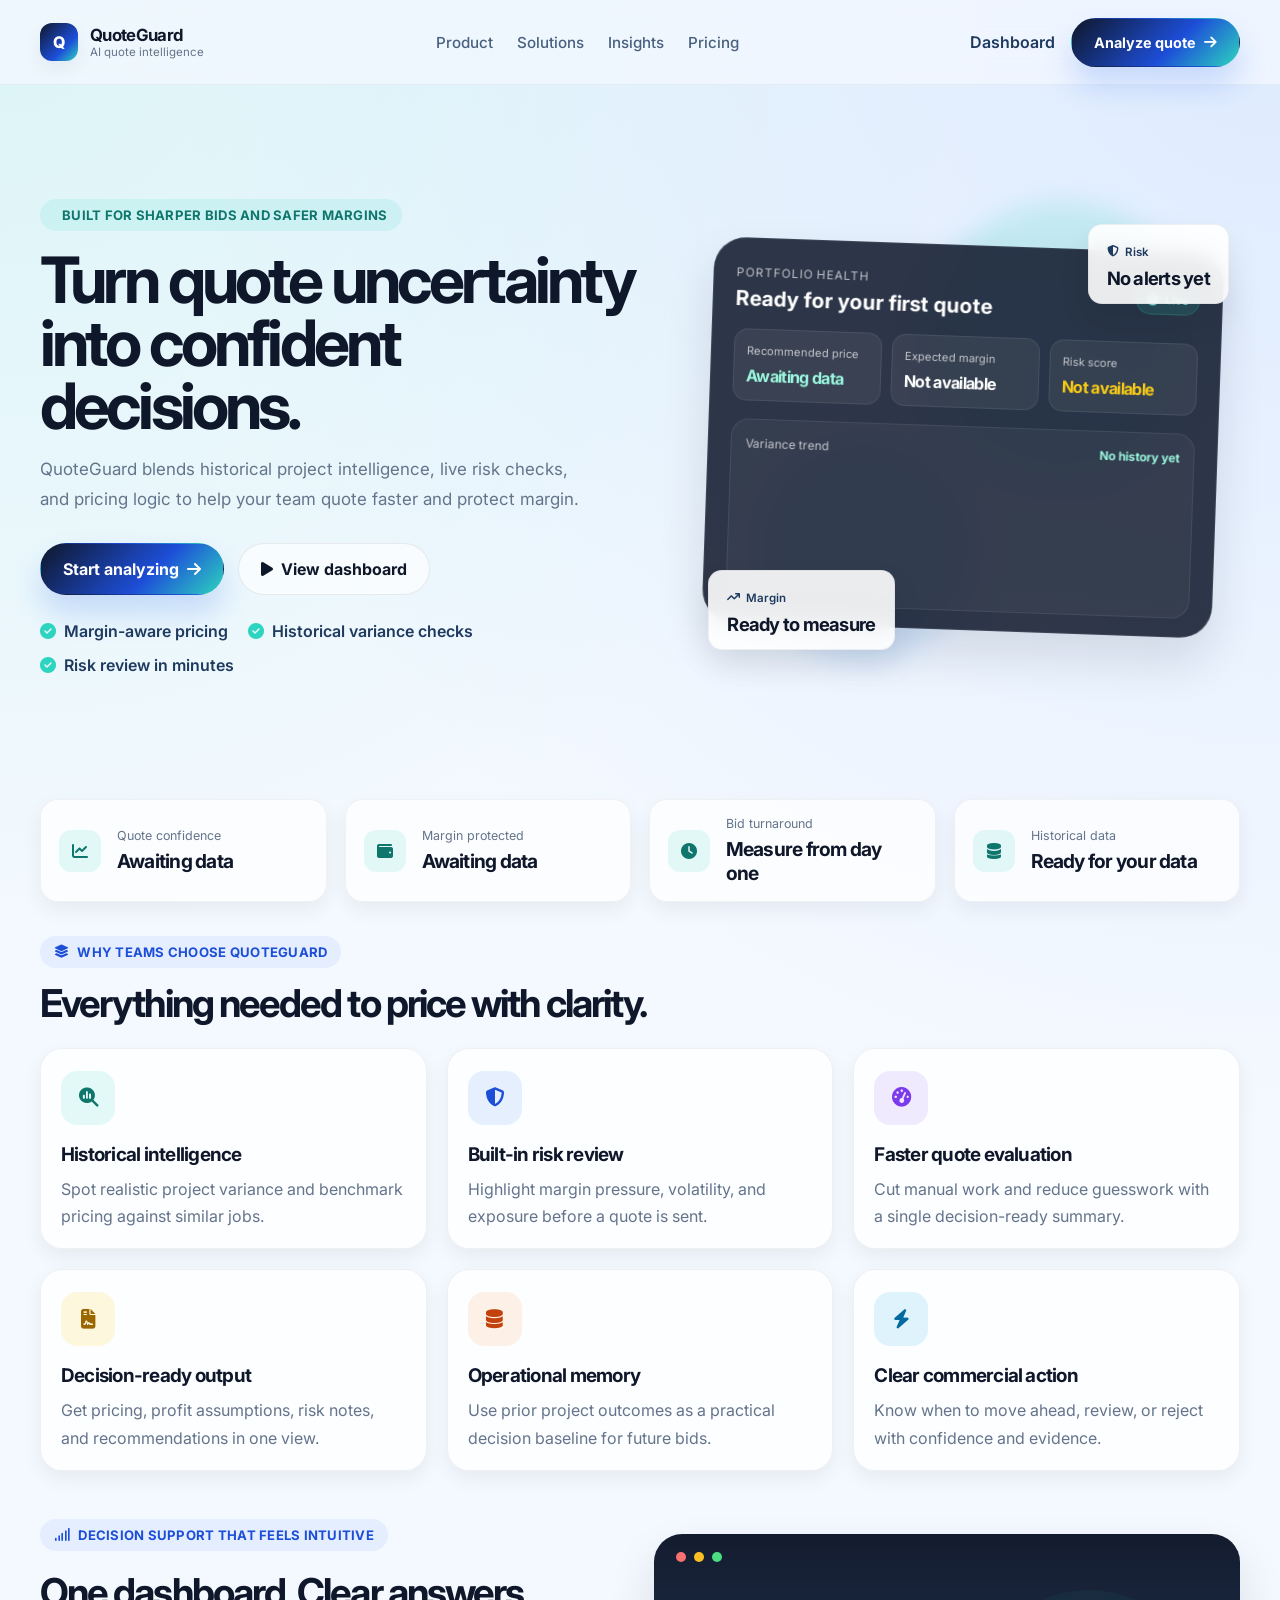
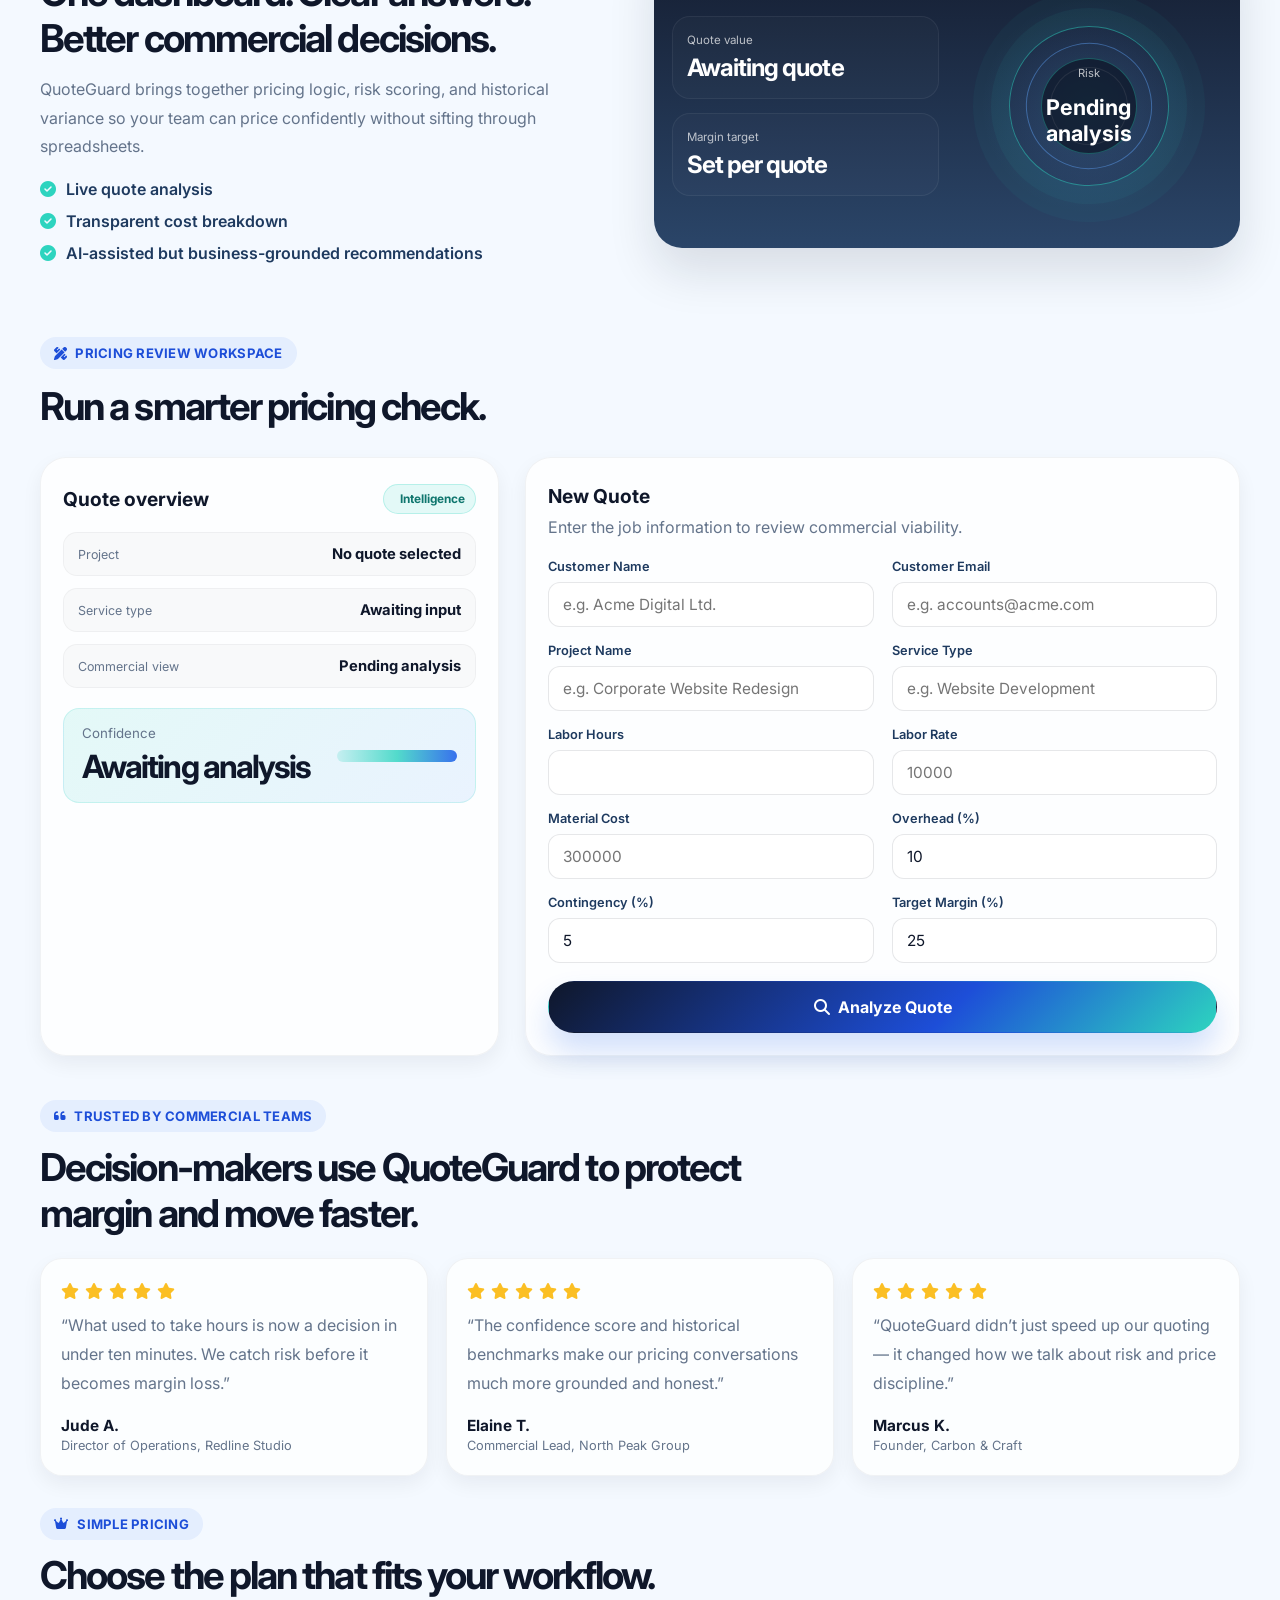
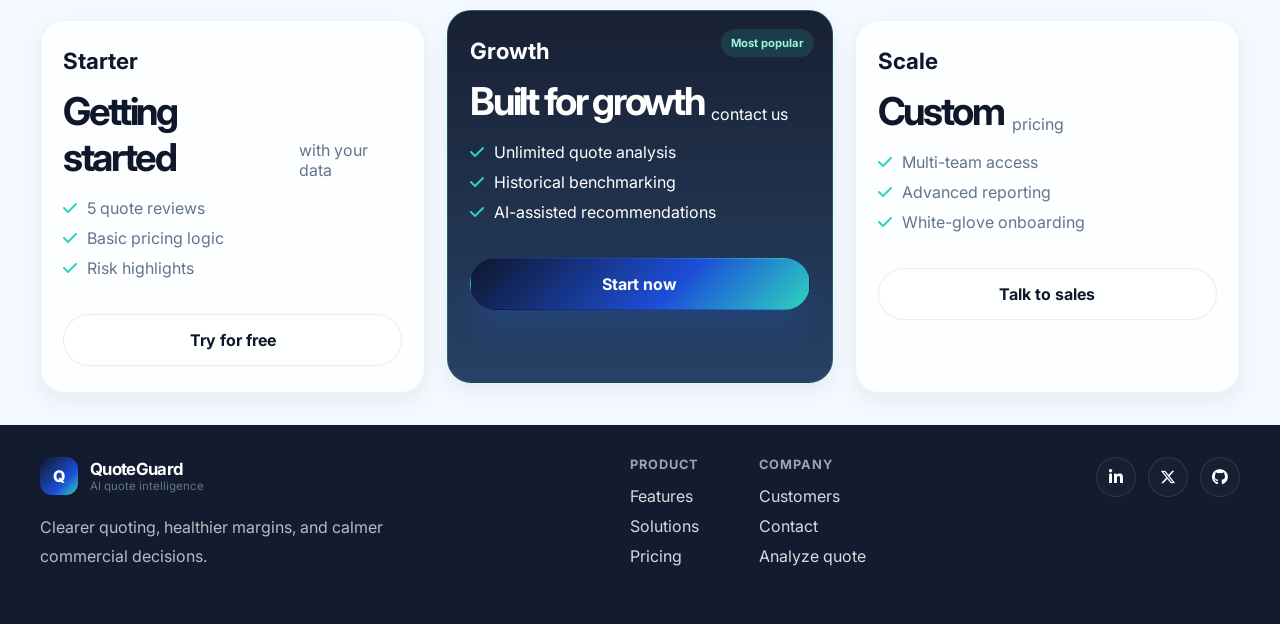
<file: static/index.html>
<!DOCTYPE html>
<html lang="en">

<head>
    <meta charset="UTF-8" />
    <meta name="viewport" content="width=device-width, initial-scale=1.0" />
    <title>QuoteGuard | AI Quote Intelligence</title>
    <meta
        name="description"
        content="QuoteGuard helps businesses price with confidence using historical data, live risk checks, and AI-powered quote intelligence."
    />
    <link rel="preconnect" href="https://fonts.googleapis.com" />
    <link rel="preconnect" href="https://fonts.gstatic.com" crossorigin />
    <link
        href="https://fonts.googleapis.com/css2?family=Inter:wght@400;500;600;700;800;900&display=swap"
        rel="stylesheet"
    />
    <link
        rel="stylesheet"
        href="https://cdnjs.cloudflare.com/ajax/libs/font-awesome/6.5.2/css/all.min.css"
        integrity="sha512-DTOQO9RWCH3ppGqcWaEA1BIZOC6xxalwUEQp5J4l1N08FfN7N7wM1zM9U8YB7b7Yw=="
        crossorigin="anonymous"
        referrerpolicy="no-referrer"
    />
    <link rel="stylesheet" href="/static/style.css" />
</head>

<body>
    <div class="page-shell">
        <header class="site-header">
            <div class="shell nav-wrap">
                <div class="brand" aria-label="QuoteGuard home">
                    <span class="brand-mark">Q</span>
                    <div>
                        <strong>QuoteGuard</strong>
                        <small>AI quote intelligence</small>
                    </div>
                </div>

                <nav class="main-nav" aria-label="Main navigation">
                    <a href="#product">Product</a>
                    <a href="#solutions">Solutions</a>
                    <a href="#insights">Insights</a>
                    <a href="#pricing">Pricing</a>
                </nav>

                <div class="nav-actions">
                    <a class="text-link" href="/dashboard">Dashboard</a>
                    <a class="btn btn-primary btn-small" href="#quote-form-section">
                        Analyze quote <i class="fa-solid fa-arrow-right"></i>
                    </a>
                </div>
            </div>
        </header>

        <main>
            <section class="hero shell">
                <div class="hero-copy">
                    <span class="eyebrow">
                        <i class="fa-solid fa-sparkles"></i>
                        Built for sharper bids and safer margins
                    </span>

                    <h1>Turn quote uncertainty into confident decisions.</h1>

                    <p class="hero-text">
                        QuoteGuard blends historical project intelligence, live risk checks,
                        and pricing logic to help your team quote faster and protect margin.
                    </p>

                    <div class="cta-row">
                        <a class="btn btn-primary" href="#quote-form-section">
                            Start analyzing <i class="fa-solid fa-arrow-right"></i>
                        </a>
                        <a class="btn btn-secondary" href="/dashboard">
                            <i class="fa-solid fa-play"></i>
                            View dashboard
                        </a>
                    </div>

                    <ul class="trust-list" aria-label="Trust indicators">
                        <li><i class="fa-solid fa-circle-check"></i> Margin-aware pricing</li>
                        <li><i class="fa-solid fa-circle-check"></i> Historical variance checks</li>
                        <li><i class="fa-solid fa-circle-check"></i> Risk review in minutes</li>
                    </ul>
                </div>

                <div class="hero-visual" aria-label="QuoteGuard dashboard preview">
                    <div class="orb orb-one"></div>
                    <div class="orb orb-two"></div>

                    <div class="dashboard-card dashboard-main">
                        <div class="card-head">
                            <div>
                                <span class="label-soft">Portfolio health</span>
                                <h3>Ready for your first quote</h3>
                            </div>
                            <span class="status-pill"><i class="fa-solid fa-circle"></i> Live</span>
                        </div>

                        <div class="kpi-grid">
                            <div class="mini-stat success">
                                <span>Recommended price</span>
                                <strong>Awaiting data</strong>
                            </div>
                            <div class="mini-stat">
                                <span>Expected margin</span>
                                <strong>Not available</strong>
                            </div>
                            <div class="mini-stat warn">
                                <span>Risk score</span>
                                <strong>Not available</strong>
                            </div>
                        </div>

                        <div class="chart-panel">
                            <div class="chart-header">
                                <span>Variance trend</span>
                                <span class="trend-positive">No history yet</span>
                            </div>
                            <div class="bars empty-bars" aria-label="No quote history yet">
                                <span></span>
                            </div>
                        </div>
                    </div>

                    <div class="floating-card stats-card card-a">
                        <span class="mini-label"><i class="fa-solid fa-arrow-trend-up"></i> Margin</span>
                        <strong>Ready to measure</strong>
                    </div>

                    <div class="floating-card alert-card card-b">
                        <span class="mini-label"><i class="fa-solid fa-shield-halved"></i> Risk</span>
                        <strong>No alerts yet</strong>
                    </div>
                </div>
            </section>

            <section class="metrics-panel shell" aria-label="Key metrics">
                <article class="metric-box">
                    <i class="fa-solid fa-chart-line"></i>
                    <div>
                        <span>Quote confidence</span>
                        <strong>Awaiting data</strong>
                    </div>
                </article>

                <article class="metric-box">
                    <i class="fa-solid fa-wallet"></i>
                    <div>
                        <span>Margin protected</span>
                        <strong>Awaiting data</strong>
                    </div>
                </article>

                <article class="metric-box">
                    <i class="fa-solid fa-clock"></i>
                    <div>
                        <span>Bid turnaround</span>
                        <strong>Measure from day one</strong>
                    </div>
                </article>

                <article class="metric-box">
                    <i class="fa-solid fa-database"></i>
                    <div>
                        <span>Historical data</span>
                        <strong>Ready for your data</strong>
                    </div>
                </article>
            </section>

            <section id="product" class="feature-section shell">
                <div class="section-heading">
                    <span class="eyebrow eyebrow-dark">
                        <i class="fa-solid fa-layer-group"></i>
                        Why teams choose QuoteGuard
                    </span>
                    <h2>Everything needed to price with clarity.</h2>
                </div>

                <div class="feature-grid">
                    <article class="feature-card">
                        <div class="icon-wrap accent">
                            <i class="fa-solid fa-magnifying-glass-chart"></i>
                        </div>
                        <h3>Historical intelligence</h3>
                        <p>Spot realistic project variance and benchmark pricing against similar jobs.</p>
                    </article>

                    <article class="feature-card">
                        <div class="icon-wrap teal">
                            <i class="fa-solid fa-shield-halved"></i>
                        </div>
                        <h3>Built-in risk review</h3>
                        <p>Highlight margin pressure, volatility, and exposure before a quote is sent.</p>
                    </article>

                    <article class="feature-card">
                        <div class="icon-wrap purple">
                            <i class="fa-solid fa-gauge-high"></i>
                        </div>
                        <h3>Faster quote evaluation</h3>
                        <p>Cut manual work and reduce guesswork with a single decision-ready summary.</p>
                    </article>

                    <article class="feature-card">
                        <div class="icon-wrap amber">
                            <i class="fa-solid fa-file-contract"></i>
                        </div>
                        <h3>Decision-ready output</h3>
                        <p>Get pricing, profit assumptions, risk notes, and recommendations in one view.</p>
                    </article>

                    <article class="feature-card">
                        <div class="icon-wrap coral">
                            <i class="fa-solid fa-database"></i>
                        </div>
                        <h3>Operational memory</h3>
                        <p>Use prior project outcomes as a practical decision baseline for future bids.</p>
                    </article>

                    <article class="feature-card">
                        <div class="icon-wrap blue">
                            <i class="fa-solid fa-bolt"></i>
                        </div>
                        <h3>Clear commercial action</h3>
                        <p>Know when to move ahead, review, or reject with confidence and evidence.</p>
                    </article>
                </div>
            </section>

            <section id="solutions" class="showcase shell">
                <div class="showcase-copy">
                    <span class="eyebrow eyebrow-dark">
                        <i class="fa-solid fa-signal"></i>
                        Decision support that feels intuitive
                    </span>
                    <h2>One dashboard. Clear answers. Better commercial decisions.</h2>
                    <p>
                        QuoteGuard brings together pricing logic, risk scoring, and historical variance
                        so your team can price confidently without sifting through spreadsheets.
                    </p>
                    <ul class="check-list">
                        <li><i class="fa-solid fa-circle-check"></i> Live quote analysis</li>
                        <li><i class="fa-solid fa-circle-check"></i> Transparent cost breakdown</li>
                        <li><i class="fa-solid fa-circle-check"></i> AI-assisted but business-grounded recommendations</li>
                    </ul>
                </div>

                <div class="showcase-panel">
                    <div class="panel-topbar">
                        <span class="dot red"></span>
                        <span class="dot amber"></span>
                        <span class="dot green"></span>
                    </div>

                    <div class="panel-body">
                        <div class="panel-left">
                            <div class="panel-card small">
                                <span>Quote value</span>
                                <strong>Awaiting quote</strong>
                            </div>
                            <div class="panel-card small">
                                <span>Margin target</span>
                                <strong>Set per quote</strong>
                            </div>
                        </div>

                        <div class="panel-radar">
                            <div class="radial-ring"></div>
                            <div class="radial-core">
                                <span>Risk</span>
                                <strong>Pending analysis</strong>
                            </div>
                        </div>
                    </div>
                </div>
            </section>

            <section id="quote-form-section" class="analysis-shell shell">
                <div class="analysis-hero">
                    <span class="eyebrow eyebrow-dark">
                        <i class="fa-solid fa-pen-ruler"></i>
                        Pricing review workspace
                    </span>
                    <h2>Run a smarter pricing check.</h2>
                </div>

                <div class="analysis-grid-layout">
                    <div class="quote-preview card-surface">
                        <div class="preview-header">
                            <h3>Quote overview</h3>
                            <span class="status-pill success-pill"><i class="fa-solid fa-sparkles"></i> Intelligence</span>
                        </div>

                        <div class="preview-stack">
                            <div class="stack-item">
                                <span>Project</span>
                                <strong>No quote selected</strong>
                            </div>
                            <div class="stack-item">
                                <span>Service type</span>
                                <strong>Awaiting input</strong>
                            </div>
                            <div class="stack-item">
                                <span>Commercial view</span>
                                <strong>Pending analysis</strong>
                            </div>
                        </div>

                        <div class="signal-box">
                            <div>
                                <small>Confidence</small>
                                    <strong>Awaiting analysis</strong>
                            </div>
                            <div class="signal-line" aria-hidden="true"></div>
                        </div>
                    </div>

                    <div class="analysis-form card-surface">
                        <div class="section-header compact">
                            <h3>New Quote</h3>
                            <p>Enter the job information to review commercial viability.</p>
                        </div>

                        <form id="quote-form">
                            <div class="form-grid">
                                <div class="field">
                                    <label for="customer_name">Customer Name</label>
                                    <input type="text" id="customer_name" name="customer_name" placeholder="e.g. Acme Digital Ltd." required />
                                </div>

                                <div class="field">
                                    <label for="customer_email">Customer Email</label>
                                    <input type="email" id="customer_email" name="customer_email" placeholder="e.g. accounts@acme.com" />
                                </div>

                                <div class="field">
                                    <label for="project_name">Project Name</label>
                                    <input type="text" id="project_name" name="project_name" placeholder="e.g. Corporate Website Redesign" required />
                                </div>

                                <div class="field">
                                    <label for="service_type">Service Type</label>
                                    <input type="text" id="service_type" name="service_type" placeholder="e.g. Website Development" required />
                                </div>

                                <div class="field">
                                    <label for="labor_hours">Labor Hours</label>
                                    <input type="number" id="labor_hours" min="0" step="0.1" required />
                                </div>

                                <div class="field">
                                    <label for="labor_rate">Labor Rate</label>
                                    <input type="number" id="labor_rate" min="0" step="0.01" placeholder="10000" required />
                                </div>

                                <div class="field">
                                    <label for="material_cost">Material Cost</label>
                                    <input type="number" id="material_cost" min="0" step="0.01" placeholder="300000" required />
                                </div>

                                <div class="field">
                                    <label for="overhead_rate">Overhead (%)</label>
                                    <input type="number" id="overhead_rate" min="0" max="100" step="0.1" value="10" required />
                                </div>

                                <div class="field">
                                    <label for="contingency_rate">Contingency (%)</label>
                                    <input type="number" id="contingency_rate" min="0" max="100" step="0.1" value="5" required />
                                </div>

                                <div class="field">
                                    <label for="target_margin">Target Margin (%)</label>
                                    <input type="number" id="target_margin" min="0" max="99" step="0.1" value="25" required />
                                </div>
                            </div>

                            <button type="submit" id="analyze-button" class="btn btn-primary full-width">
                                <i class="fa-solid fa-magnifying-glass"></i>
                                Analyze Quote
                            </button>
                        </form>
                    </div>
                </div>
            </section>

            <section id="results" class="results hidden shell">
                <div class="card intelligence-card">
                    <div class="section-header compact">
                        <h2>Quote Intelligence</h2>
                        <p id="decision-summary"></p>
                    </div>

                    <div class="metrics metrics-inline">
                        <div class="metric">
                            <span>Recommended Price</span>
                            <strong id="recommended-price">—</strong>
                        </div>
                        <div class="metric">
                            <span>Total Cost</span>
                            <strong id="total-cost">—</strong>
                        </div>
                        <div class="metric">
                            <span>Expected Profit</span>
                            <strong id="expected-profit">—</strong>
                        </div>
                        <div class="metric">
                            <span>Expected Margin</span>
                            <strong id="expected-margin">—</strong>
                        </div>
                    </div>

                    <div class="analysis-grid">
                        <div class="insight-box">
                            <h3>AI Assessment</h3>
                            <p id="assessment">—</p>
                        </div>

                        <div class="insight-box">
                            <h3>Pricing Assessment</h3>
                            <p id="pricing-assessment">—</p>
                        </div>
                    </div>

                    <div class="decision-layout">
                        <div class="insight-box list-box">
                            <h3>Key Concerns</h3>
                            <ul id="concerns"></ul>
                        </div>

                        <div class="insight-box list-box">
                            <h3>Recommendations</h3>
                            <ul id="recommendations"></ul>
                        </div>
                    </div>

                    <div class="decision-box">
                        <span>QuoteGuard Decision</span>
                        <strong id="decision">—</strong>
                        <p id="decision-reason"></p>
                    </div>
                </div>
            </section>

            <section id="error" class="error hidden shell"></section>

            <section id="insights" class="testimonial-section shell">
                <div class="section-heading">
                    <span class="eyebrow eyebrow-dark">
                        <i class="fa-solid fa-quote-left"></i>
                        Trusted by commercial teams
                    </span>
                    <h2>Decision-makers use QuoteGuard to protect margin and move faster.</h2>
                </div>

                <div class="testimonial-grid">
                    <article class="quote-card">
                        <div class="rating" aria-label="Five stars">
                            <i class="fa-solid fa-star"></i>
                            <i class="fa-solid fa-star"></i>
                            <i class="fa-solid fa-star"></i>
                            <i class="fa-solid fa-star"></i>
                            <i class="fa-solid fa-star"></i>
                        </div>
                        <p>“What used to take hours is now a decision in under ten minutes. We catch risk before it becomes margin loss.”</p>
                        <div class="person">
                            <strong>Jude A.</strong>
                            <span>Director of Operations, Redline Studio</span>
                        </div>
                    </article>

                    <article class="quote-card">
                        <div class="rating" aria-label="Five stars">
                            <i class="fa-solid fa-star"></i>
                            <i class="fa-solid fa-star"></i>
                            <i class="fa-solid fa-star"></i>
                            <i class="fa-solid fa-star"></i>
                            <i class="fa-solid fa-star"></i>
                        </div>
                        <p>“The confidence score and historical benchmarks make our pricing conversations much more grounded and honest.”</p>
                        <div class="person">
                            <strong>Elaine T.</strong>
                            <span>Commercial Lead, North Peak Group</span>
                        </div>
                    </article>

                    <article class="quote-card">
                        <div class="rating" aria-label="Five stars">
                            <i class="fa-solid fa-star"></i>
                            <i class="fa-solid fa-star"></i>
                            <i class="fa-solid fa-star"></i>
                            <i class="fa-solid fa-star"></i>
                            <i class="fa-solid fa-star"></i>
                        </div>
                        <p>“QuoteGuard didn’t just speed up our quoting — it changed how we talk about risk and price discipline.”</p>
                        <div class="person">
                            <strong>Marcus K.</strong>
                            <span>Founder, Carbon & Craft</span>
                        </div>
                    </article>
                </div>
            </section>

            <section id="pricing" class="pricing shell">
                <div class="section-heading">
                    <span class="eyebrow eyebrow-dark">
                        <i class="fa-solid fa-crown"></i>
                        Simple pricing
                    </span>
                    <h2>Choose the plan that fits your workflow.</h2>
                </div>

                <div class="pricing-grid">
                    <article class="pricing-card">
                        <h3>Starter</h3>
                        <div class="price-line"><strong>Getting started</strong><span>with your data</span></div>
                        <ul>
                            <li><i class="fa-solid fa-check"></i> 5 quote reviews</li>
                            <li><i class="fa-solid fa-check"></i> Basic pricing logic</li>
                            <li><i class="fa-solid fa-check"></i> Risk highlights</li>
                        </ul>
                        <a class="btn btn-secondary full-width" href="#quote-form-section">Try for free</a>
                    </article>

                    <article class="pricing-card featured-plan">
                        <span class="plan-badge">Most popular</span>
                        <h3>Growth</h3>
                        <div class="price-line"><strong>Built for growth</strong><span>contact us</span></div>
                        <ul>
                            <li><i class="fa-solid fa-check"></i> Unlimited quote analysis</li>
                            <li><i class="fa-solid fa-check"></i> Historical benchmarking</li>
                            <li><i class="fa-solid fa-check"></i> AI-assisted recommendations</li>
                        </ul>
                        <a class="btn btn-primary full-width" href="#quote-form-section">Start now</a>
                    </article>

                    <article class="pricing-card">
                        <h3>Scale</h3>
                        <div class="price-line"><strong>Custom</strong><span>pricing</span></div>
                        <ul>
                            <li><i class="fa-solid fa-check"></i> Multi-team access</li>
                            <li><i class="fa-solid fa-check"></i> Advanced reporting</li>
                            <li><i class="fa-solid fa-check"></i> White-glove onboarding</li>
                        </ul>
                        <a class="btn btn-secondary full-width" href="#contact">Talk to sales</a>
                    </article>
                </div>
            </section>
        </main>

        <footer id="contact" class="site-footer">
            <div class="shell footer-wrap">
                <div class="footer-brand">
                    <div class="brand" aria-label="QuoteGuard brand">
                        <span class="brand-mark">Q</span>
                        <div>
                            <strong>QuoteGuard</strong>
                            <small>AI quote intelligence</small>
                        </div>
                    </div>
                    <p>Clearer quoting, healthier margins, and calmer commercial decisions.</p>
                </div>

                <div class="footer-links">
                    <div>
                        <h4>Product</h4>
                        <a href="#product">Features</a>
                        <a href="#solutions">Solutions</a>
                        <a href="#pricing">Pricing</a>
                    </div>
                    <div>
                        <h4>Company</h4>
                        <a href="#insights">Customers</a>
                        <a href="#contact">Contact</a>
                        <a href="#quote-form-section">Analyze quote</a>
                    </div>
                </div>

                <div class="social-links" aria-label="Social media links">
                    <a href="#" aria-label="LinkedIn"><i class="fa-brands fa-linkedin-in"></i></a>
                    <a href="#" aria-label="X"><i class="fa-brands fa-x-twitter"></i></a>
                    <a href="#" aria-label="GitHub"><i class="fa-brands fa-github"></i></a>
                </div>
            </div>
        </footer>
    </div>

    <script src="/static/app.js"></script>
</body>

</html>
</file>
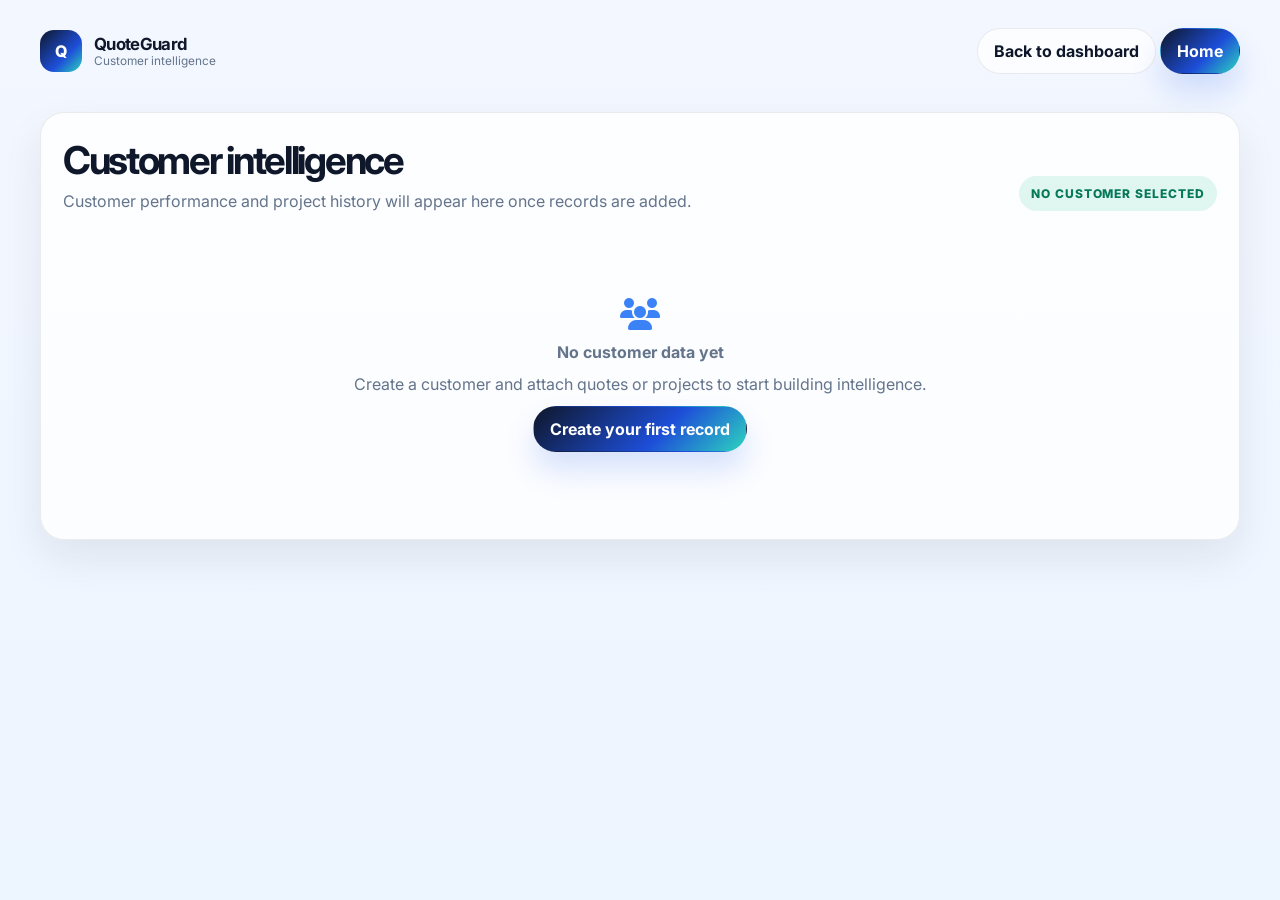
<file: static/customer.html>
<!DOCTYPE html>
<html lang="en">
  <head>
    <meta charset="UTF-8" />
    <meta name="viewport" content="width=device-width, initial-scale=1.0" />
    <title>QuoteGuard | Customer Intelligence</title>
    <link rel="preconnect" href="https://fonts.googleapis.com" />
    <link rel="preconnect" href="https://fonts.gstatic.com" crossorigin />
    <link href="https://fonts.googleapis.com/css2?family=Inter:wght@400;500;600;700;800&display=swap" rel="stylesheet" />
    <link rel="stylesheet" href="https://cdnjs.cloudflare.com/ajax/libs/font-awesome/6.5.2/css/all.min.css" crossorigin="anonymous" referrerpolicy="no-referrer" />
    <style>
      :root {
        --bg: #f3f7ff;
        --panel: #ffffff;
        --primary: #0f172a;
        --muted: #64748b;
        --line: rgba(15,23,42,0.08);
        --accent: #2dd4bf;
        --blue: #3b82f6;
        --warning: #f59e0b;
        --danger: #ef4444;
        --success: #10b981;
        --shadow: 0 18px 40px rgba(15, 23, 42, 0.08);
        --radius: 18px;
      }

      * { box-sizing: border-box; }

      body {
        margin: 0;
        min-height: 100vh;
        background: linear-gradient(180deg, #f3f7ff 0%, #edf5ff 100%);
        color: var(--primary);
        font-family: "Inter", sans-serif;
      }

      a { color: inherit; text-decoration: none; }

      .shell {
        width: min(1200px, calc(100% - 32px));
        margin: 0 auto;
      }

      .topbar {
        display: flex;
        justify-content: space-between;
        align-items: center;
        gap: 18px;
        padding: 28px 0 20px;
      }

      .brand {
        display: inline-flex;
        align-items: center;
        gap: 12px;
      }

      .brand-mark {
        width: 42px;
        height: 42px;
        border-radius: 14px;
        display: inline-flex;
        align-items: center;
        justify-content: center;
        background: linear-gradient(135deg, #0f172a, #1d4ed8 62%, #2dd4bf);
        color: white;
        font-weight: 800;
      }

      .brand-text strong {
        display: block;
        font-size: 1.05rem;
        letter-spacing: -0.04em;
      }

      .brand-text span {
        display: block;
        color: var(--muted);
        font-size: 0.74rem;
      }

      .btn {
        display: inline-flex;
        align-items: center;
        justify-content: center;
        gap: 8px;
        padding: 12px 16px;
        border-radius: 999px;
        border: 1px solid transparent;
        font-weight: 700;
      }

      .btn-primary {
        background: linear-gradient(135deg, #0f172a, #1d4ed8 60%, #2dd4bf);
        color: white;
        box-shadow: 0 18px 30px rgba(37, 99, 235, 0.18);
      }

      .btn-secondary {
        background: rgba(255,255,255,0.7);
        border-color: rgba(15,23,42,0.08);
      }

      .hero {
        padding: 18px 0 26px;
      }

      .hero-panel {
        background: rgba(255,255,255,0.8);
        border: 1px solid var(--line);
        border-radius: 24px;
        box-shadow: var(--shadow);
        padding: 24px 22px;
      }

      .title-row {
        display: flex;
        justify-content: space-between;
        align-items: flex-end;
        gap: 18px;
        margin-bottom: 24px;
      }

      h1 {
        margin: 0;
        font-size: clamp(2.2rem, 3vw, 3rem);
        letter-spacing: -0.06em;
      }

      .subtitle {
        margin: 8px 0 0;
        color: var(--muted);
      }

      .risk-pill {
        background: rgba(16,185,129,0.12);
        color: #047857;
        border-radius: 999px;
        padding: 10px 12px;
        font-weight: 800;
        font-size: 0.75rem;
        letter-spacing: 0.08em;
        text-transform: uppercase;
      }

      .metrics-grid {
        display: grid;
        grid-template-columns: repeat(5, minmax(0, 1fr));
        gap: 16px;
        margin-bottom: 26px;
      }

      .metric-card {
        background: var(--panel);
        border: 1px solid var(--line);
        border-radius: 16px;
        padding: 16px 14px;
      }

      .metric-card .label {
        display: block;
        color: var(--muted);
        font-size: 0.72rem;
        margin-bottom: 12px;
      }

      .metric-card .value {
        display: block;
        font-size: clamp(1.4rem, 2vw, 2.1rem);
        letter-spacing: -0.05em;
        font-weight: 800;
      }

      .summary-grid {
        display: grid;
        grid-template-columns: 1.5fr 0.9fr;
        gap: 18px;
      }

      .card {
        background: var(--panel);
        border: 1px solid var(--line);
        border-radius: 20px;
        box-shadow: var(--shadow);
        padding: 18px 18px 14px;
      }

      .card-header {
        display: flex;
        justify-content: space-between;
        align-items: center;
        gap: 12px;
        margin-bottom: 18px;
      }

      .card-header h2 {
        margin: 0;
        font-size: 1.1rem;
        letter-spacing: -0.04em;
      }

      .badge {
        display: inline-flex;
        align-items: center;
        justify-content: center;
        padding: 6px 10px;
        border-radius: 999px;
        font-size: 0.72rem;
        font-weight: 800;
        letter-spacing: 0.04em;
        text-transform: uppercase;
      }

      .badge.green { background: rgba(16,185,129,0.12); color: #047857; }
      .badge.amber { background: rgba(245,158,11,0.12); color: #a16207; }
      .badge.red { background: rgba(239,68,68,0.12); color: #b91c1c; }

      table {
        width: 100%;
        border-collapse: collapse;
      }

      th, td {
        padding: 12px 10px;
        text-align: left;
        border-bottom: 1px solid rgba(15,23,42,0.06);
      }

      th {
        color: var(--muted);
        font-size: 0.8rem;
        text-transform: uppercase;
        letter-spacing: 0.07em;
      }

      .project-list {
        display: grid;
        gap: 12px;
      }

      .project-item {
        border: 1px solid var(--line);
        border-radius: 14px;
        padding: 14px;
        background: linear-gradient(180deg, rgba(239,246,255,0.7), rgba(255,255,255,0.9));
      }

      .project-item strong {
        display: block;
        margin-bottom: 8px;
      }

      .project-meta {
        display: flex;
        justify-content: space-between;
        gap: 10px;
        color: var(--muted);
        font-size: 0.85rem;
        flex-wrap: wrap;
      }

      .progress {
        height: 8px;
        background: rgba(15,23,42,0.06);
        border-radius: 999px;
        overflow: hidden;
        margin-top: 12px;
      }

      .progress span {
        display: block;
        height: 100%;
        border-radius: inherit;
        background: linear-gradient(90deg, #2dd4bf, #3b82f6);
      }

      .empty-state {
        min-height: 280px;
        display: grid;
        place-items: center;
        align-content: center;
        gap: 12px;
        color: var(--muted);
        text-align: center;
      }

      .empty-state i {
        font-size: 2rem;
        color: var(--blue);
      }

      @media (max-width: 900px) {
        .metrics-grid { grid-template-columns: repeat(2, minmax(0, 1fr)); }
        .summary-grid { grid-template-columns: 1fr; }
      }

      @media (max-width: 620px) {
        .topbar, .title-row { flex-direction: column; align-items: flex-start; }
        .metrics-grid { grid-template-columns: 1fr; }
        table { display: block; overflow-x: auto; }
      }
    </style>
  </head>
  <body>
    <div class="shell">
      <header class="topbar">
        <div class="brand">
          <span class="brand-mark">Q</span>
          <div class="brand-text">
            <strong>QuoteGuard</strong>
            <span>Customer intelligence</span>
          </div>
        </div>

        <div class="top-actions">
          <a class="btn btn-secondary" href="/dashboard">Back to dashboard</a>
          <a class="btn btn-primary" href="/app">Home</a>
        </div>
      </header>

      <main class="hero">
        <div class="hero-panel">
          <div class="title-row">
            <div>
              <h1>Customer intelligence</h1>
              <p class="subtitle">Customer performance and project history will appear here once records are added.</p>
            </div>
            <span class="risk-pill">No customer selected</span>
          </div>

          <div class="empty-state">
            <i class="fa-solid fa-users"></i>
            <strong>No customer data yet</strong>
            <span>Create a customer and attach quotes or projects to start building intelligence.</span>
            <a class="btn btn-primary" href="/app">Create your first record</a>
          </div>
        </div>
      </main>
    </div>
  </body>
</html>
</file>
<file: static/style.css>
:root {
    --primary: #0f172a;
    --secondary: #1e3a5f;
    --accent: #2dd4bf;
    --background: #f4f9ff;
    --surface: #ffffff;
    --surface-alt: #edf5ff;
    --danger: #ef4444;
    --muted: #64748b;
    --line: rgba(15, 23, 42, 0.08);
    --shadow-sm: 0 8px 20px rgba(15, 23, 42, 0.06);
    --shadow-md: 0 16px 32px rgba(15, 23, 42, 0.08);
    --shadow-lg: 0 24px 48px rgba(15, 23, 42, 0.12);
    --radius-xs: 8px;
    --radius-sm: 12px;
    --radius-md: 16px;
    --radius-lg: 24px;
    --radius-xl: 32px;
    --radius-pill: 999px;
    --shell-width: min(1200px, calc(100% - 32px));
}

* {
    box-sizing: border-box;
}

html {
    scroll-behavior: smooth;
}

body {
    margin: 0;
    font-family: "Inter", "Segoe UI", sans-serif;
    background:
        radial-gradient(circle at top left, rgba(45, 212, 191, 0.12), transparent 24%),
        radial-gradient(circle at top right, rgba(59, 130, 246, 0.12), transparent 28%),
        var(--background);
    color: var(--primary);
}

a {
    color: inherit;
    text-decoration: none;
}

img {
    max-width: 100%;
    display: block;
}

button,
input {
    font: inherit;
}

.page-shell {
    min-height: 100vh;
}

.shell {
    width: var(--shell-width);
    margin: 0 auto;
}

.site-header {
    position: sticky;
    top: 0;
    z-index: 40;
    backdrop-filter: blur(18px);
    background: rgba(244, 249, 255, 0.72);
    border-bottom: 1px solid rgba(15, 23, 42, 0.05);
}

.nav-wrap {
    display: flex;
    align-items: center;
    justify-content: space-between;
    min-height: 84px;
    gap: 24px;
}

.brand {
    display: inline-flex;
    align-items: center;
    gap: 12px;
}

.brand-mark {
    display: inline-flex;
    width: 38px;
    height: 38px;
    align-items: center;
    justify-content: center;
    border-radius: 12px;
    background: linear-gradient(135deg, #0f172a, #1d4ed8 65%, #2dd4bf);
    color: white;
    font-weight: 800;
    box-shadow: var(--shadow-sm);
}

.brand strong {
    display: block;
    letter-spacing: -0.04em;
    font-size: 1.05rem;
}

.brand small {
    display: block;
    color: var(--muted);
    font-size: 0.72rem;
}

.main-nav {
    display: inline-flex;
    align-items: center;
    gap: 24px;
    color: var(--secondary);
    font-size: 0.95rem;
    font-weight: 500;
}

.main-nav a {
    position: relative;
    opacity: 0.8;
    transition: opacity 180ms ease, color 180ms ease;
}

.main-nav a::after {
    content: "";
    position: absolute;
    left: 0;
    bottom: -8px;
    width: 100%;
    height: 2px;
    background: linear-gradient(90deg, var(--accent), #60a5fa);
    transform: scaleX(0);
    transform-origin: left;
    transition: transform 180ms ease;
}

.main-nav a:hover,
.main-nav a:focus-visible {
    opacity: 1;
    color: var(--primary);
}

.main-nav a:hover::after,
.main-nav a:focus-visible::after {
    transform: scaleX(1);
}

.nav-actions {
    display: inline-flex;
    align-items: center;
    gap: 16px;
}

.text-link {
    color: var(--secondary);
    font-weight: 600;
}

.btn {
    display: inline-flex;
    align-items: center;
    justify-content: center;
    gap: 8px;
    border: 1px solid transparent;
    border-radius: var(--radius-pill);
    font-weight: 700;
    transition: transform 200ms ease, box-shadow 200ms ease, background 200ms ease;
    cursor: pointer;
}

.btn:hover,
.btn:focus-visible {
    transform: translateY(-2px);
}

.btn-small {
    padding: 10px 16px;
    font-size: 0.9rem;
}

.btn-primary {
    background: linear-gradient(135deg, #0f172a, #1d4ed8 60%, #2dd4bf);
    color: white;
    box-shadow: 0 18px 30px rgba(37, 99, 235, 0.2);
    padding: 15px 22px;
}

.btn-secondary {
    background: rgba(255, 255, 255, 0.65);
    border-color: rgba(15, 23, 42, 0.08);
    color: var(--primary);
    padding: 15px 22px;
}

.full-width {
    width: 100%;
    margin-top: 18px;
}

.hero {
    display: grid;
    grid-template-columns: 1.08fr 1fr;
    align-items: center;
    gap: 48px;
    padding: 72px 0 48px;
}

.eyebrow {
    display: inline-flex;
    align-items: center;
    gap: 8px;
    padding: 8px 14px;
    border-radius: var(--radius-pill);
    background: rgba(45, 212, 191, 0.12);
    color: #0f766e;
    font-size: 0.82rem;
    font-weight: 700;
    letter-spacing: 0.02em;
    text-transform: uppercase;
}

.eyebrow-dark {
    background: rgba(37, 99, 235, 0.08);
    color: #1d4ed8;
}

.hero-copy h1 {
    margin: 18px 0 18px;
    font-size: clamp(3rem, 5vw, 5rem);
    line-height: 0.98;
    letter-spacing: -0.06em;
    max-width: 640px;
}

.hero-text {
    margin: 0;
    max-width: 560px;
    font-size: 1.06rem;
    line-height: 1.75;
    color: var(--muted);
}

.cta-row {
    display: flex;
    flex-wrap: wrap;
    align-items: center;
    gap: 14px;
    margin-top: 28px;
}

.trust-list {
    list-style: none;
    padding: 0;
    margin: 26px 0 0;
    display: flex;
    flex-wrap: wrap;
    gap: 14px 20px;
    color: var(--secondary);
    font-weight: 600;
}

.trust-list li {
    display: inline-flex;
    align-items: center;
    gap: 8px;
}

.trust-list i {
    color: var(--accent);
}

.hero-visual {
    position: relative;
    min-height: 560px;
    display: flex;
    align-items: center;
    justify-content: center;
    isolation: isolate;
}

.orb {
    position: absolute;
    border-radius: 50%;
    filter: blur(12px);
    animation: drift 12s ease-in-out infinite alternate;
}

.orb-one {
    width: 280px;
    height: 280px;
    right: 7%;
    top: 8%;
    background: rgba(45, 212, 191, 0.18);
}

.orb-two {
    width: 220px;
    height: 220px;
    left: 12%;
    bottom: 10%;
    background: rgba(96, 165, 250, 0.18);
    animation-delay: 1s;
}

.dashboard-card {
    position: relative;
    z-index: 2;
    backdrop-filter: blur(18px);
    background: rgba(15, 23, 42, 0.86);
    border: 1px solid rgba(255, 255, 255, 0.08);
    border-radius: var(--radius-xl);
    box-shadow: var(--shadow-lg);
    color: white;
}

.dashboard-main {
    width: min(100%, 510px);
    padding: 22px 22px 18px;
    transform: rotate(2deg);
    animation: cardFloat 8s ease-in-out infinite;
}

.card-head {
    display: flex;
    align-items: center;
    justify-content: space-between;
    gap: 10px;
    margin-bottom: 18px;
}

.label-soft {
    display: inline-block;
    margin-bottom: 6px;
    color: rgba(255, 255, 255, 0.7);
    font-size: 0.74rem;
    letter-spacing: 0.08em;
    text-transform: uppercase;
}

.card-head h3 {
    margin: 0;
    font-size: 1.3rem;
}

.status-pill {
    display: inline-flex;
    align-items: center;
    gap: 6px;
    background: rgba(45, 212, 191, 0.14);
    color: #8ef1df;
    border: 1px solid rgba(45, 212, 191, 0.22);
    border-radius: var(--radius-pill);
    padding: 7px 10px;
    font-size: 0.74rem;
    font-weight: 700;
}

.kpi-grid {
    display: grid;
    grid-template-columns: repeat(3, minmax(0, 1fr));
    gap: 10px;
    margin-bottom: 18px;
}

.mini-stat {
    padding: 14px 12px;
    border-radius: 14px;
    background: rgba(255, 255, 255, 0.06);
    border: 1px solid rgba(255, 255, 255, 0.08);
}

.mini-stat span {
    display: block;
    margin-bottom: 8px;
    color: rgba(255, 255, 255, 0.7);
    font-size: 0.7rem;
}

.mini-stat strong {
    font-size: 1.02rem;
    letter-spacing: -0.04em;
}

.mini-stat.success strong {
    color: #9af6dd;
}

.mini-stat.warn strong {
    color: #facc15;
}

.chart-panel {
    background: rgba(255, 255, 255, 0.04);
    border: 1px solid rgba(255, 255, 255, 0.08);
    border-radius: 18px;
    padding: 16px 14px 10px;
}

.chart-header {
    display: flex;
    justify-content: space-between;
    align-items: center;
    color: rgba(255, 255, 255, 0.7);
    font-size: 0.75rem;
    margin-bottom: 12px;
}

.trend-positive {
    color: #9af6dd;
    font-weight: 700;
}

.bars {
    display: grid;
    grid-template-columns: repeat(6, minmax(0, 1fr));
    align-items: end;
    gap: 10px;
    height: 130px;
    padding-top: 6px;
}

.bars span {
    display: block;
    height: var(--h);
    border-radius: 12px 12px 6px 6px;
    background: linear-gradient(180deg, rgba(45, 212, 191, 0.9), rgba(96, 165, 250, 0.92));
    box-shadow: 0 8px 16px rgba(45, 212, 191, 0.25);
}

.floating-card {
    position: absolute;
    z-index: 4;
    padding: 14px 18px;
    border-radius: 14px;
    background: rgba(255, 255, 255, 0.9);
    border: 1px solid rgba(15, 23, 42, 0.06);
    box-shadow: var(--shadow-md);
    backdrop-filter: blur(10px);
}

.card-a {
    left: 4%;
    bottom: 12%;
    animation: bob 6s ease-in-out infinite;
}

.card-b {
    right: 2%;
    top: 12%;
    animation: bob 7s ease-in-out infinite reverse;
}

.mini-label {
    display: inline-flex;
    align-items: center;
    gap: 6px;
    color: var(--secondary);
    font-size: 0.72rem;
    font-weight: 600;
}

.floating-card strong {
    display: block;
    margin-top: 8px;
    font-size: 1.15rem;
    letter-spacing: -0.04em;
    color: var(--primary);
}

.metrics-panel,
.feature-section,
.showcase,
.analysis-shell,
.testimonial-section,
.pricing {
    margin-top: 32px;
    margin-bottom: 32px;
}

.metrics-panel {
    display: grid;
    grid-template-columns: repeat(4, minmax(0, 1fr));
    gap: 18px;
    padding: 2px 0;
}

.metric-box {
    display: flex;
    align-items: center;
    gap: 16px;
    background: rgba(255, 255, 255, 0.7);
    border: 1px solid rgba(15, 23, 42, 0.05);
    border-radius: 18px;
    padding: 16px 18px;
    box-shadow: var(--shadow-sm);
}

.metric-box i {
    display: inline-flex;
    align-items: center;
    justify-content: center;
    width: 42px;
    height: 42px;
    border-radius: 12px;
    background: rgba(45, 212, 191, 0.12);
    color: #0f766e;
}

.metric-box span {
    display: block;
    color: var(--muted);
    font-size: 0.78rem;
    margin-bottom: 6px;
}

.metric-box strong {
    font-size: 1.2rem;
    letter-spacing: -0.04em;
}

.section-heading {
    margin-bottom: 22px;
}

.section-heading h2 {
    margin: 12px 0 0;
    font-size: clamp(2.1rem, 3vw, 3rem);
    letter-spacing: -0.05em;
    max-width: 720px;
}

.feature-grid {
    display: grid;
    grid-template-columns: repeat(3, minmax(0, 1fr));
    gap: 20px;
}

.feature-card {
    background: rgba(255, 255, 255, 0.8);
    border: 1px solid rgba(15, 23, 42, 0.06);
    border-radius: 22px;
    padding: 22px 20px 18px;
    box-shadow: var(--shadow-sm);
    transition: transform 200ms ease, box-shadow 200ms ease, border-color 200ms ease;
}

.feature-card:hover,
.feature-card:focus-within {
    transform: translateY(-4px);
    box-shadow: var(--shadow-md);
    border-color: rgba(37, 99, 235, 0.18);
}

.icon-wrap {
    display: inline-flex;
    align-items: center;
    justify-content: center;
    width: 54px;
    height: 54px;
    border-radius: 16px;
    margin-bottom: 18px;
    font-size: 1.2rem;
}

.icon-wrap.accent { background: rgba(45, 212, 191, 0.12); color: #0f766e; }
.icon-wrap.teal { background: rgba(59, 130, 246, 0.12); color: #1d4ed8; }
.icon-wrap.purple { background: rgba(139, 92, 246, 0.12); color: #7c3aed; }
.icon-wrap.amber { background: rgba(250, 204, 21, 0.14); color: #9a6700; }
.icon-wrap.coral { background: rgba(251, 146, 60, 0.12); color: #c2410c; }
.icon-wrap.blue { background: rgba(14, 165, 233, 0.12); color: #0369a1; }

.feature-card h3 {
    margin: 0 0 10px;
    font-size: 1.18rem;
    letter-spacing: -0.04em;
}

.feature-card p {
    margin: 0;
    color: var(--muted);
    line-height: 1.7;
}

.showcase {
    display: grid;
    grid-template-columns: 1fr 1fr;
    gap: 28px;
    align-items: center;
    padding: 16px 0;
}

.showcase-copy h2 {
    margin: 18px 0 14px;
    font-size: clamp(2.1rem, 3vw, 3rem);
    letter-spacing: -0.05em;
}

.showcase-copy p {
    margin: 0 0 18px;
    color: var(--muted);
    line-height: 1.8;
    max-width: 560px;
}

.check-list {
    list-style: none;
    padding: 0;
    margin: 0;
    display: grid;
    gap: 12px;
    color: var(--secondary);
    font-weight: 600;
}

.check-list li {
    display: flex;
    align-items: center;
    gap: 10px;
}

.check-list i {
    color: var(--accent);
}

.showcase-panel {
    background: linear-gradient(180deg, rgba(15,23,42,0.98), rgba(30,58,95,0.94));
    border-radius: 28px;
    padding: 18px 18px 12px;
    box-shadow: var(--shadow-lg);
}

.panel-topbar {
    display: flex;
    align-items: center;
    gap: 8px;
    padding: 0 4px 14px;
}

.dot {
    display: inline-block;
    width: 10px;
    height: 10px;
    border-radius: 50%;
}

.dot.red { background: #f87171; }
.dot.amber { background: #fbbf24; }
.dot.green { background: #4ade80; }

.panel-body {
    display: grid;
    grid-template-columns: 1fr 1fr;
    gap: 16px;
    align-items: center;
    min-height: 260px;
}

.panel-left {
    display: grid;
    gap: 14px;
}

.panel-card {
    background: rgba(255, 255, 255, 0.02);
    border: 1px solid rgba(255, 255, 255, 0.06);
    border-radius: 18px;
    padding: 16px 14px;
}

.panel-card span {
    display: block;
    color: rgba(255, 255, 255, 0.7);
    font-size: 0.72rem;
    margin-bottom: 6px;
}

.panel-card strong {
    font-size: 1.5rem;
    letter-spacing: -0.04em;
    color: white;
}

.panel-radar {
    position: relative;
    display: grid;
    place-items: center;
    width: 100%;
    height: 220px;
    border-radius: 24px;
    background: radial-gradient(circle at center, rgba(45,212,191,0.18), rgba(96,165,250,0.08), transparent 62%);
}

.radial-ring {
    width: 160px;
    height: 160px;
    border-radius: 50%;
    border: 1px solid rgba(45, 212, 191, 0.5);
    box-shadow: 0 0 0 18px rgba(45, 212, 191, 0.05), 0 0 0 36px rgba(45, 212, 191, 0.04);
    position: relative;
    transform: rotate(-15deg);
}

.radial-ring::before,
.radial-ring::after {
    content: "";
    position: absolute;
    inset: 16px;
    border-radius: 50%;
    border: 1px solid rgba(96, 165, 250, 0.45);
}

.radial-ring::after {
    inset: 40px;
    border-color: rgba(255, 255, 255, 0.35);
}

.radial-core {
    position: absolute;
    display: grid;
    place-items: center;
    width: 96px;
    height: 96px;
    border-radius: 50%;
    background: rgba(15, 23, 42, 0.75);
    border: 1px solid rgba(45, 212, 191, 0.34);
    color: white;
    text-align: center;
}

.radial-core span {
    display: block;
    font-size: 0.7rem;
    color: rgba(255,255,255,0.72);
}

.radial-core strong {
    font-size: 1.35rem;
}

.analysis-shell {
    padding-top: 26px;
}

.analysis-hero h2 {
    margin: 14px 0 0;
    font-size: clamp(2.1rem, 3vw, 3rem);
    letter-spacing: -0.05em;
}

.analysis-grid-layout {
    display: grid;
    grid-template-columns: 0.9fr 1.4fr;
    gap: 26px;
    margin-top: 28px;
}

.card-surface {
    background: rgba(255, 255, 255, 0.78);
    border: 1px solid rgba(15, 23, 42, 0.05);
    border-radius: 26px;
    box-shadow: var(--shadow-sm);
}

.quote-preview {
    padding: 26px 22px;
}

.preview-header {
    display: flex;
    align-items: center;
    justify-content: space-between;
    gap: 12px;
    margin-bottom: 18px;
}

.preview-header h3,
.section-header h3,
.insight-box h3,
.quote-card h3 {
    margin: 0;
    font-size: 1.2rem;
}

.success-pill {
    background: rgba(45, 212, 191, 0.12);
    color: #0f766e;
    border-color: rgba(45, 212, 191, 0.25);
}

.preview-stack {
    display: grid;
    gap: 12px;
}

.stack-item {
    display: flex;
    justify-content: space-between;
    align-items: center;
    gap: 14px;
    padding: 12px 14px;
    border-radius: 14px;
    background: rgba(15, 23, 42, 0.02);
    border: 1px solid rgba(15, 23, 42, 0.04);
}

.stack-item span {
    color: var(--muted);
    font-size: 0.78rem;
}

.stack-item strong {
    font-size: 0.92rem;
    text-align: right;
}

.signal-box {
    display: flex;
    align-items: center;
    justify-content: space-between;
    gap: 12px;
    margin-top: 20px;
    padding: 16px 18px;
    border-radius: 16px;
    background: linear-gradient(135deg, rgba(45,212,191,0.12), rgba(96,165,250,0.12));
    border: 1px solid rgba(45, 212, 191, 0.18);
}

.signal-box small {
    display: block;
    color: var(--muted);
    margin-bottom: 6px;
}

.signal-box strong {
    font-size: 2rem;
    letter-spacing: -0.06em;
}

.signal-line {
    width: 120px;
    height: 12px;
    border-radius: var(--radius-pill);
    background: linear-gradient(90deg, rgba(45,212,191,0.18), rgba(45,212,191,0.8), rgba(37,99,235,0.9));
    position: relative;
    overflow: hidden;
}

.signal-line::after {
    content: "";
    position: absolute;
    inset: 0;
    background: linear-gradient(90deg, transparent, rgba(255,255,255,0.7), transparent);
    transform: translateX(-100%);
    animation: sweep 2.2s ease-in-out infinite;
}

.analysis-form {
    padding: 26px 22px 22px;
}

.compact {
    margin-bottom: 18px;
}

.section-header.compact h3 {
    margin-bottom: 6px;
}

.section-header.compact p {
    margin: 0;
    color: var(--muted);
    line-height: 1.7;
}

.form-grid {
    display: grid;
    grid-template-columns: repeat(2, minmax(0, 1fr));
    gap: 16px 18px;
}

.field {
    display: flex;
    flex-direction: column;
    gap: 8px;
}

.field label {
    font-weight: 600;
    color: var(--secondary);
    font-size: 0.8rem;
}

.field input {
    width: 100%;
    border: 1px solid rgba(15, 23, 42, 0.1);
    background: rgba(255, 255, 255, 0.9);
    border-radius: 12px;
    padding: 12px 14px;
    font-size: 0.96rem;
    color: var(--primary);
    transition: border-color 150ms ease, box-shadow 150ms ease, transform 150ms ease;
}

.field input:focus {
    outline: none;
    border-color: rgba(37, 99, 235, 0.5);
    box-shadow: 0 0 0 4px rgba(59, 130, 246, 0.08);
}

button[disabled] {
    opacity: 0.7;
    cursor: wait;
}

#quote-form-inner {
    margin-top: 6px;
}

.metrics-inline {
    grid-template-columns: repeat(4, minmax(0, 1fr));
    margin-bottom: 28px;
}

.intelligence-card {
    padding: 24px 22px 28px;
    border-radius: 28px;
    background: rgba(255,255,255,0.85);
    border: 1px solid rgba(15, 23, 42, 0.06);
    box-shadow: var(--shadow-sm);
}

.results {
    margin-top: 16px;
}

.section-header h2 {
    margin: 0 0 8px;
}

.section-header p {
    margin: 0;
    color: var(--muted);
    line-height: 1.7;
}

.analysis-grid {
    display: grid;
    grid-template-columns: repeat(2, minmax(0, 1fr));
    gap: 18px;
    margin-bottom: 18px;
}

.insight-box {
    background: rgba(15, 23, 42, 0.02);
    border: 1px solid rgba(15, 23, 42, 0.05);
    border-radius: 18px;
    padding: 18px 18px 16px;
}

.insight-box h3 {
    margin-bottom: 12px;
}

.insight-box p {
    margin: 0;
    color: var(--muted);
    line-height: 1.8;
}

.decision-layout {
    display: grid;
    grid-template-columns: repeat(2, minmax(0, 1fr));
    gap: 18px;
    margin-bottom: 18px;
}

.list-box ul {
    margin: 0;
    padding-left: 18px;
    color: var(--muted);
    line-height: 1.8;
}

.list-box li + li {
    margin-top: 8px;
}

.decision-box {
    background: linear-gradient(135deg, rgba(15, 23, 42, 0.96), rgba(30, 58, 95, 0.9));
    border-radius: 20px;
    padding: 22px 20px;
    color: white;
    box-shadow: var(--shadow-md);
}

.decision-box span {
    display: block;
    color: rgba(255,255,255,0.7);
    font-size: 0.72rem;
    letter-spacing: 0.08em;
    text-transform: uppercase;
    margin-bottom: 8px;
}

.decision-box strong {
    display: block;
    font-size: clamp(1.5rem, 2vw, 2.1rem);
    letter-spacing: -0.05em;
    margin-bottom: 8px;
}

.decision-box p {
    margin: 0;
    color: rgba(255,255,255,0.86);
    line-height: 1.75;
}

#error {
    margin-top: 18px;
    margin-bottom: 20px;
    padding: 18px 20px;
    border-radius: 16px;
    background: rgba(239, 68, 68, 0.08);
    border: 1px solid rgba(239, 68, 68, 0.18);
    color: #991b1b;
    font-weight: 600;
}

.hidden {
    display: none !important;
}

.testimonial-section {
    padding-top: 12px;
}

.testimonial-grid {
    display: grid;
    grid-template-columns: repeat(3, minmax(0, 1fr));
    gap: 18px;
}

.quote-card {
    background: rgba(255,255,255,0.74);
    border: 1px solid rgba(15, 23, 42, 0.05);
    border-radius: 22px;
    padding: 22px 20px;
    box-shadow: var(--shadow-sm);
}

.rating {
    display: inline-flex;
    gap: 6px;
    color: #fbbf24;
    margin-bottom: 12px;
}

.quote-card p {
    margin: 0 0 18px;
    color: var(--muted);
    line-height: 1.8;
}

.person {
    display: grid;
    gap: 3px;
}

.person strong {
    font-size: 0.96rem;
}

.person span {
    color: var(--muted);
    font-size: 0.8rem;
}

.pricing-grid {
    display: grid;
    grid-template-columns: repeat(3, minmax(0, 1fr));
    gap: 22px;
    margin-top: 22px;
}

.pricing-card {
    position: relative;
    background: rgba(255,255,255,0.78);
    border: 1px solid rgba(15, 23, 42, 0.06);
    border-radius: 24px;
    padding: 26px 22px;
    box-shadow: var(--shadow-sm);
}

.featured-plan {
    background: linear-gradient(180deg, rgba(15,23,42,0.96), rgba(30,58,95,0.96));
    border-color: rgba(45,212,191,0.25);
    color: white;
    transform: translateY(-10px);
}

.plan-badge {
    position: absolute;
    top: 18px;
    right: 18px;
    display: inline-flex;
    align-items: center;
    justify-content: center;
    padding: 7px 10px;
    border-radius: var(--radius-pill);
    background: rgba(45, 212, 191, 0.14);
    color: #9af6dd;
    font-size: 0.7rem;
    font-weight: 700;
}

.pricing-card h3 {
    margin: 0 0 14px;
    font-size: 1.4rem;
}

.price-line {
    display: flex;
    align-items: end;
    gap: 8px;
    margin-bottom: 18px;
}

.price-line strong {
    font-size: clamp(1.8rem, 3vw, 2.4rem);
    letter-spacing: -0.06em;
}

.price-line span {
    color: var(--muted);
}

.featured-plan .price-line span,
.featured-plan li,
.featured-plan .pricing-card h3 {
    color: white;
}

.pricing-card ul {
    list-style: none;
    margin: 0 0 18px;
    padding: 0;
    display: grid;
    gap: 10px;
    color: var(--muted);
}

.pricing-card li {
    display: flex;
    align-items: center;
    gap: 10px;
}

.pricing-card li i {
    color: var(--accent);
}

.featured-plan ul {
    color: rgba(255,255,255,0.82);
}

.site-footer {
    background: rgba(15, 23, 42, 0.98);
    color: white;
    margin-top: 32px;
    padding: 32px 0 48px;
}

.footer-wrap {
    display: flex;
    justify-content: space-between;
    gap: 32px;
    align-items: flex-start;
}

.footer-brand {
    max-width: 360px;
}

.footer-brand p {
    margin: 18px 0 0;
    color: rgba(255,255,255,0.7);
    line-height: 1.8;
}

.footer-links {
    display: flex;
    gap: 60px;
    flex-wrap: wrap;
}

.footer-links h4 {
    margin: 0 0 14px;
    font-size: 0.8rem;
    letter-spacing: 0.08em;
    text-transform: uppercase;
    color: rgba(255,255,255,0.6);
}

.footer-links a {
    display: block;
    margin-bottom: 10px;
    color: rgba(255,255,255,0.84);
}

.social-links {
    display: flex;
    gap: 12px;
}

.social-links a {
    display: inline-flex;
    align-items: center;
    justify-content: center;
    width: 40px;
    height: 40px;
    border: 1px solid rgba(255,255,255,0.1);
    border-radius: 50%;
    background: rgba(255,255,255,0.02);
}

@keyframes drift {
    0% {
        transform: translate3d(0, 0, 0) scale(1);
    }
    100% {
        transform: translate3d(8px, -10px, 0) scale(1.08);
    }
}

@keyframes cardFloat {
    0%, 100% {
        transform: translateY(0) rotate(2deg);
    }
    50% {
        transform: translateY(-10px) rotate(1deg);
    }
}

@keyframes bob {
    0%, 100% {
        transform: translateY(0);
    }
    50% {
        transform: translateY(-10px);
    }
}

@keyframes sweep {
    0% {
        transform: translateX(-100%);
    }
    100% {
        transform: translateX(100%);
    }
}

@media (max-width: 980px) {
    .hero,
    .showcase,
    .analysis-grid-layout,
    .feature-grid,
    .pricing-grid,
    .testimonial-grid {
        grid-template-columns: 1fr;
    }

    .feature-grid {
        grid-template-columns: repeat(2, minmax(0, 1fr));
    }

    .metrics-panel {
        grid-template-columns: repeat(2, minmax(0, 1fr));
    }

    .nav-wrap {
        flex-wrap: wrap;
        justify-content: center;
        padding: 18px 0;
    }

    .main-nav {
        order: 3;
        width: 100%;
        justify-content: center;
    }
}

@media (max-width: 720px) {
    .hero {
        padding-top: 48px;
    }

    .cta-row,
    .nav-actions,
    .footer-wrap,
    .form-grid,
    .analysis-grid,
    .decision-layout,
    .metrics-inline,
    .metrics-panel {
        grid-template-columns: 1fr;
        flex-direction: column;
        align-items: stretch;
    }

    .main-nav {
        gap: 12px;
        flex-wrap: wrap;
    }

    .feature-grid,
    .pricing-grid,
    .testimonial-grid,
    .metrics-panel,
    .decision-layout,
    .analysis-grid,
    .form-grid,
    .metrics-inline {
        grid-template-columns: 1fr;
    }

    .hero-copy h1 {
        max-width: 100%;
    }

    .floating-card {
        position: static;
        width: 100%;
        margin-top: 12px;
    }

    .hero-visual {
        display: grid;
        min-height: auto;
        gap: 12px;
    }

    .dashboard-main {
        width: 100%;
    }

    .orb {
        display: none;
    }

    .footer-wrap {
        display: grid;
    }
}

@media (prefers-reduced-motion: reduce) {
    html {
        scroll-behavior: auto;
    }

    *, *::before, *::after {
        animation-duration: 0.01ms !important;
        animation-iteration-count: 1 !important;
        transition-duration: 0.01ms !important;
    }
}
</file>
